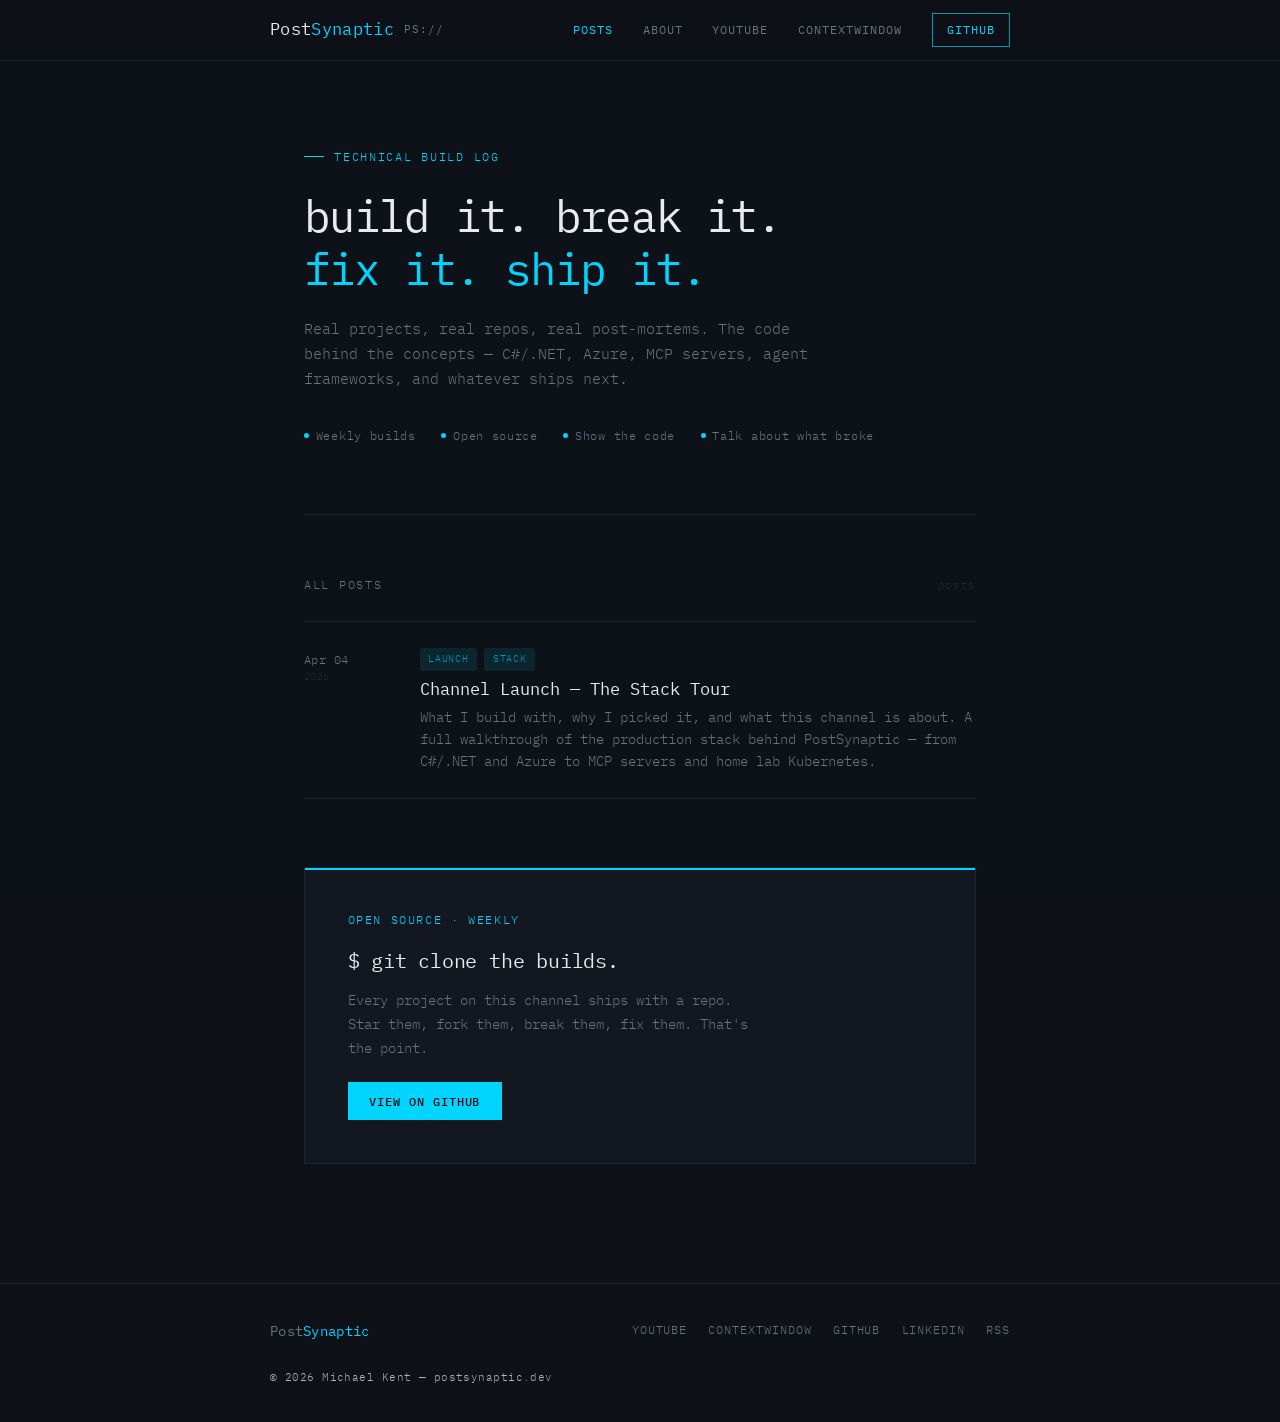
<file: index.html>
<!DOCTYPE html>
<html lang="en">
<head>
  <meta charset="UTF-8">
  <meta name="viewport" content="width=device-width, initial-scale=1.0">
  <title>PostSynaptic — build it. break it. fix it. ship it.</title>
  <meta name="description" content="Technical build log by Michael Kent. Real projects, real repos, real post-mortems. C#/.NET, Azure, MCP, agents, and whatever ships next.">
  <meta name="author" content="Michael Kent">

  <!-- Open Graph -->
  <meta property="og:title" content="PostSynaptic">
  <meta property="og:description" content="build it. break it. fix it. ship it.">
  <meta property="og:type" content="website">
  <meta property="og:url" content="https://postsynaptic.dev">

  <!-- Canonical -->
  <link rel="icon" type="image/x-icon" href="/favicon.ico">
  <link rel="icon" type="image/png" sizes="32x32" href="/favicon-32.png">
  <link rel="apple-touch-icon" sizes="180x180" href="/apple-touch-icon.png">
  <link rel="canonical" href="https://postsynaptic.dev">

  <!-- RSS -->
  <link rel="alternate" type="application/rss+xml" title="PostSynaptic" href="/feed.xml">

  <link rel="stylesheet" href="css/style.css">
</head>
<body>

  <!-- ── Header ─────────────────────────────────────────── -->
  <header class="site-header">
    <div class="site-header-inner">
      <a href="/" class="site-logo">
        Post<span class="accent">Synaptic</span>
        <span class="shortcode">PS://</span>
      </a>
      <nav class="site-nav">
        <a href="/" class="active">Posts</a>
        <a href="/about.html">About</a>
        <a href="https://youtube.com/@postsynaptic-dev" target="_blank" rel="noopener">YouTube</a>
        <a href="https://contextwindow.to" target="_blank" rel="noopener">ContextWindow</a>
        <a href="https://github.com/stereomck" target="_blank" rel="noopener" class="nav-cta">GitHub</a>
      </nav>
    </div>
  </header>

  <!-- ── Main ───────────────────────────────────────────── -->
  <main class="page-wrapper">

    <!-- Hero -->
    <section class="hero">
      <div class="hero-kicker">Technical build log</div>
      <h1 class="hero-title">
        build it. break it.<br>
        <em>fix it. ship it.</em>
      </h1>
      <p class="hero-sub">
        Real projects, real repos, real post-mortems. The code behind the concepts &mdash;
        C#/.NET, Azure, MCP servers, agent frameworks, and whatever ships next.
      </p>
      <div class="hero-meta">
        <span class="hero-meta-item"><span class="dot"></span> Weekly builds</span>
        <span class="hero-meta-item"><span class="dot"></span> Open source</span>
        <span class="hero-meta-item"><span class="dot"></span> Show the code</span>
        <span class="hero-meta-item"><span class="dot"></span> Talk about what broke</span>
      </div>
    </section>

    <!-- Post list -->
    <section>
      <div class="post-list-header">
        <span class="post-list-title">All posts</span>
        <span class="post-list-count"><!-- POST_COUNT --> posts</span>
      </div>

      <div class="post-list">

        <!-- ── POST ENTRIES — add newest at top ──────────────
             Copy a .post-item block for each new post.
             Update: href, date, year, tags, title, excerpt.
             ─────────────────────────────────────────────── -->

        <a class="post-item" href="posts/launch-stack-tour.html">
          <div class="post-item-date">
            Apr 04
            <span class="year">2026</span>
          </div>
          <div class="post-item-body">
            <div class="post-item-tags">
              <span class="post-tag">launch</span>
              <span class="post-tag">stack</span>
            </div>
            <div class="post-item-title">Channel Launch &mdash; The Stack Tour</div>
            <div class="post-item-excerpt">
              What I build with, why I picked it, and what this channel is about. A full walkthrough of the production stack behind PostSynaptic &mdash; from C#/.NET and Azure to MCP servers and home lab Kubernetes.
            </div>
          </div>
        </a>

        <!-- Add future posts above this comment -->

      </div>
    </section>

    <!-- GitHub strip -->
    <section class="newsletter-strip">
      <div class="newsletter-kicker">Open Source &middot; Weekly</div>
      <h2 class="newsletter-title">$ git clone the builds.</h2>
      <p class="newsletter-sub">
        Every project on this channel ships with a repo. Star them, fork them, break them, fix them. That's the point.
      </p>
      <form class="newsletter-form" action="https://github.com/stereomck" method="get" target="_blank">
        <button type="submit" style="width:auto;">View on GitHub</button>
      </form>
    </section>

  </main>

  <!-- ── Footer ─────────────────────────────────────────── -->
  <footer class="site-footer">
    <div class="site-footer-inner">
      <a href="/" class="footer-logo">Post<span>Synaptic</span></a>
      <div class="footer-links">
        <a href="https://youtube.com/@postsynaptic-dev" target="_blank" rel="noopener">YouTube</a>
        <a href="https://contextwindow.to" target="_blank" rel="noopener">ContextWindow</a>
        <a href="https://github.com/stereomck" target="_blank" rel="noopener">GitHub</a>
        <a href="https://linkedin.com/in/stereomck" target="_blank" rel="noopener">LinkedIn</a>
        <a href="/feed.xml">RSS</a>
      </div>
      <div class="footer-copy">
        &copy; 2026 Michael Kent &mdash; postsynaptic.dev
      </div>
    </div>
  </footer>

</body>
</html>
</file>
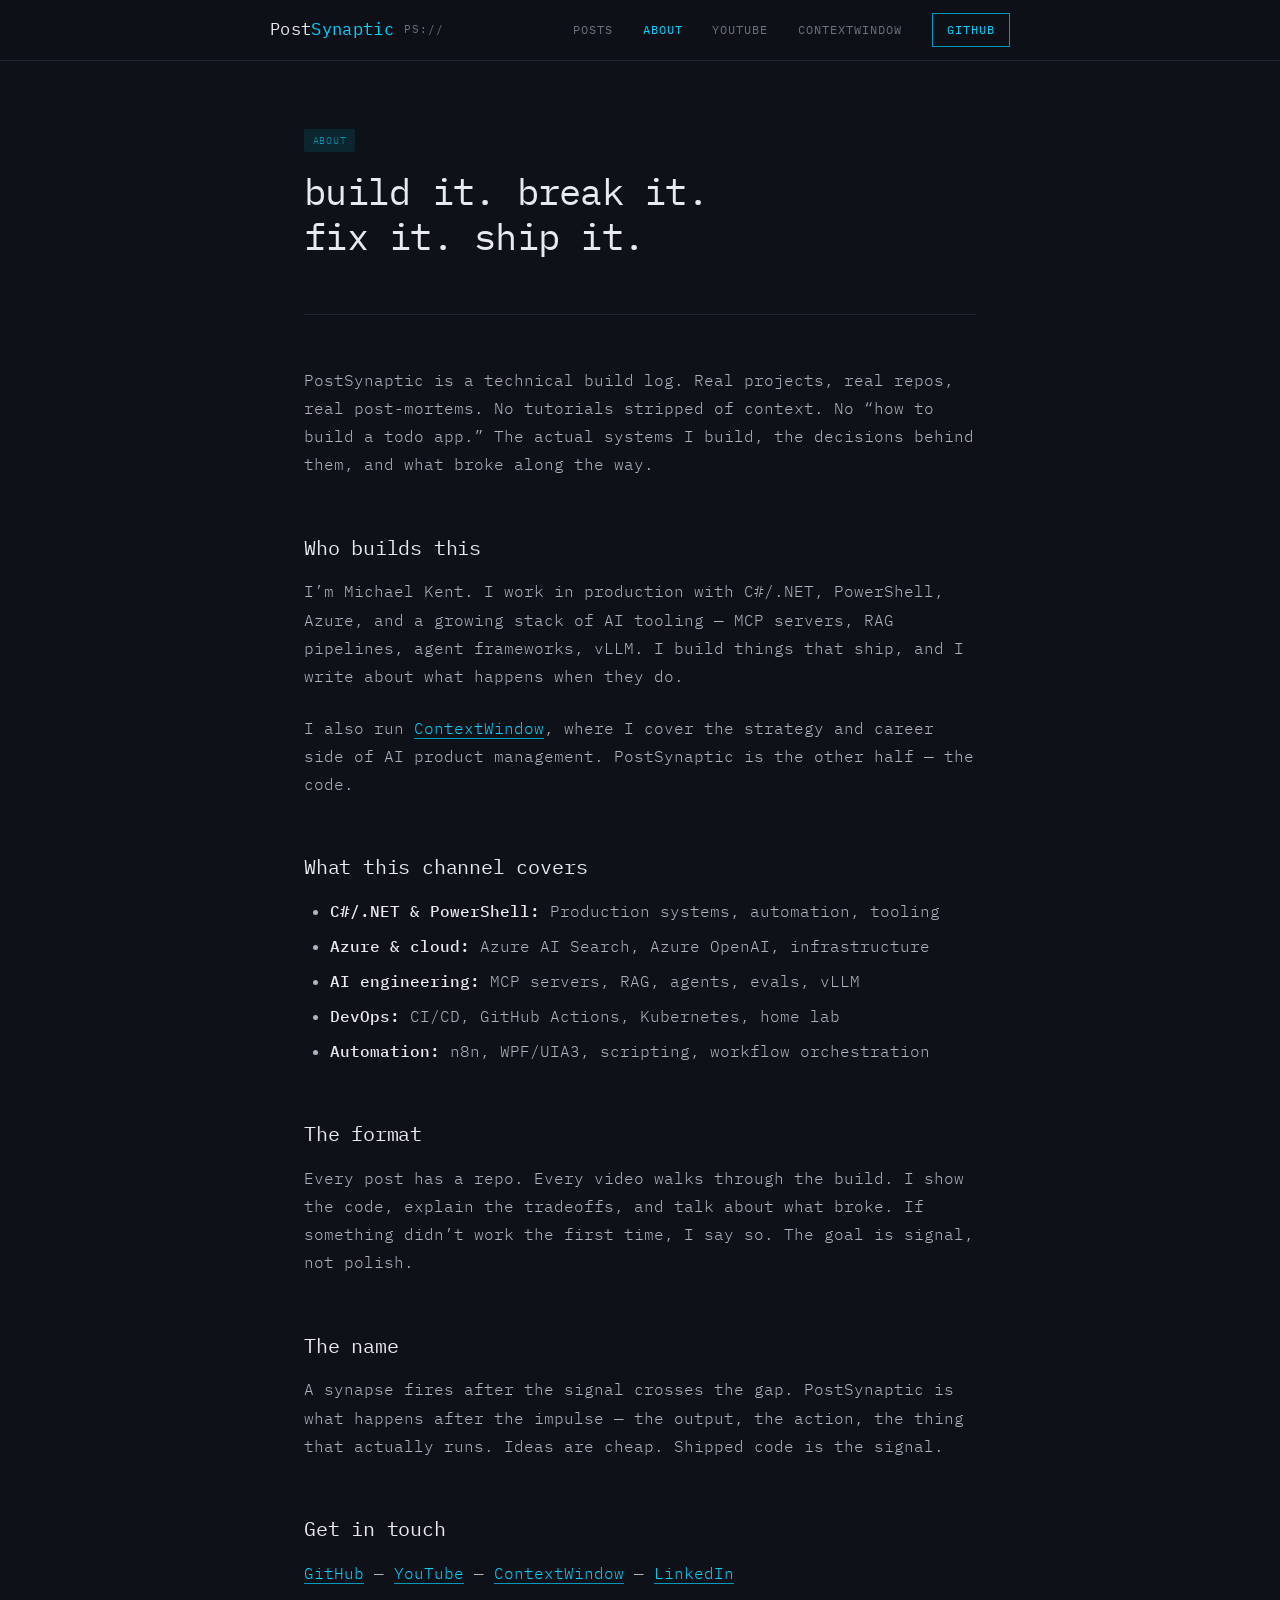
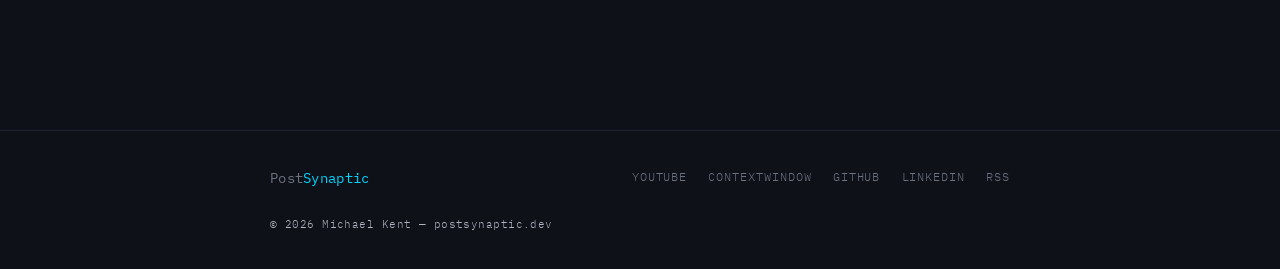
<file: about.html>
<!DOCTYPE html>
<html lang="en">
<head>
  <meta charset="UTF-8">
  <meta name="viewport" content="width=device-width, initial-scale=1.0">
  <title>About — PostSynaptic</title>
  <meta name="description" content="PostSynaptic is a technical build log by Michael Kent. Real projects, repos, and post-mortems.">
  <meta name="author" content="Michael Kent">
  <link rel="icon" type="image/x-icon" href="/favicon.ico">
  <link rel="icon" type="image/png" sizes="32x32" href="/favicon-32.png">
  <link rel="apple-touch-icon" sizes="180x180" href="/apple-touch-icon.png">
  <link rel="canonical" href="https://postsynaptic.dev/about.html">
  <link rel="alternate" type="application/rss+xml" title="PostSynaptic" href="/feed.xml">
  <link rel="stylesheet" href="css/style.css">
</head>
<body>

  <header class="site-header">
    <div class="site-header-inner">
      <a href="/" class="site-logo">
        Post<span class="accent">Synaptic</span>
        <span class="shortcode">PS://</span>
      </a>
      <nav class="site-nav">
        <a href="/">Posts</a>
        <a href="/about.html" class="active">About</a>
        <a href="https://youtube.com/@postsynaptic-dev" target="_blank" rel="noopener">YouTube</a>
        <a href="https://contextwindow.to" target="_blank" rel="noopener">ContextWindow</a>
        <a href="https://github.com/stereomck" target="_blank" rel="noopener" class="nav-cta">GitHub</a>
      </nav>
    </div>
  </header>

  <main class="page-wrapper">

    <header class="post-header">
      <div class="post-item-tags">
        <span class="post-tag">about</span>
      </div>
      <h1 class="post-title">build it. break it.<br>fix it. ship it.</h1>
    </header>

    <div class="post-body">

      <p>PostSynaptic is a technical build log. Real projects, real repos, real post-mortems. No tutorials stripped of context. No &ldquo;how to build a todo app.&rdquo; The actual systems I build, the decisions behind them, and what broke along the way.</p>

      <h2>Who builds this</h2>

      <p>I&rsquo;m Michael Kent. I work in production with C#/.NET, PowerShell, Azure, and a growing stack of AI tooling &mdash; MCP servers, RAG pipelines, agent frameworks, vLLM. I build things that ship, and I write about what happens when they do.</p>

      <p>I also run <a href="https://contextwindow.to" target="_blank" rel="noopener">ContextWindow</a>, where I cover the strategy and career side of AI product management. PostSynaptic is the other half &mdash; the code.</p>

      <h2>What this channel covers</h2>

      <ul>
        <li><strong>C#/.NET &amp; PowerShell:</strong> Production systems, automation, tooling</li>
        <li><strong>Azure &amp; cloud:</strong> Azure AI Search, Azure OpenAI, infrastructure</li>
        <li><strong>AI engineering:</strong> MCP servers, RAG, agents, evals, vLLM</li>
        <li><strong>DevOps:</strong> CI/CD, GitHub Actions, Kubernetes, home lab</li>
        <li><strong>Automation:</strong> n8n, WPF/UIA3, scripting, workflow orchestration</li>
      </ul>

      <h2>The format</h2>

      <p>Every post has a repo. Every video walks through the build. I show the code, explain the tradeoffs, and talk about what broke. If something didn&rsquo;t work the first time, I say so. The goal is signal, not polish.</p>

      <h2>The name</h2>

      <p>A synapse fires after the signal crosses the gap. PostSynaptic is what happens after the impulse &mdash; the output, the action, the thing that actually runs. Ideas are cheap. Shipped code is the signal.</p>

      <h2>Get in touch</h2>

      <p>
        <a href="https://github.com/stereomck" target="_blank" rel="noopener">GitHub</a> &mdash;
        <a href="https://youtube.com/@postsynaptic-dev" target="_blank" rel="noopener">YouTube</a> &mdash;
        <a href="https://contextwindow.to" target="_blank" rel="noopener">ContextWindow</a> &mdash;
        <a href="https://linkedin.com/in/stereomck" target="_blank" rel="noopener">LinkedIn</a>
      </p>

    </div>

  </main>

  <footer class="site-footer">
    <div class="site-footer-inner">
      <a href="/" class="footer-logo">Post<span>Synaptic</span></a>
      <div class="footer-links">
        <a href="https://youtube.com/@postsynaptic-dev" target="_blank" rel="noopener">YouTube</a>
        <a href="https://contextwindow.to" target="_blank" rel="noopener">ContextWindow</a>
        <a href="https://github.com/stereomck" target="_blank" rel="noopener">GitHub</a>
        <a href="https://linkedin.com/in/stereomck" target="_blank" rel="noopener">LinkedIn</a>
        <a href="/feed.xml">RSS</a>
      </div>
      <div class="footer-copy">&copy; 2026 Michael Kent &mdash; postsynaptic.dev</div>
    </div>
  </footer>

</body>
</html>
</file>
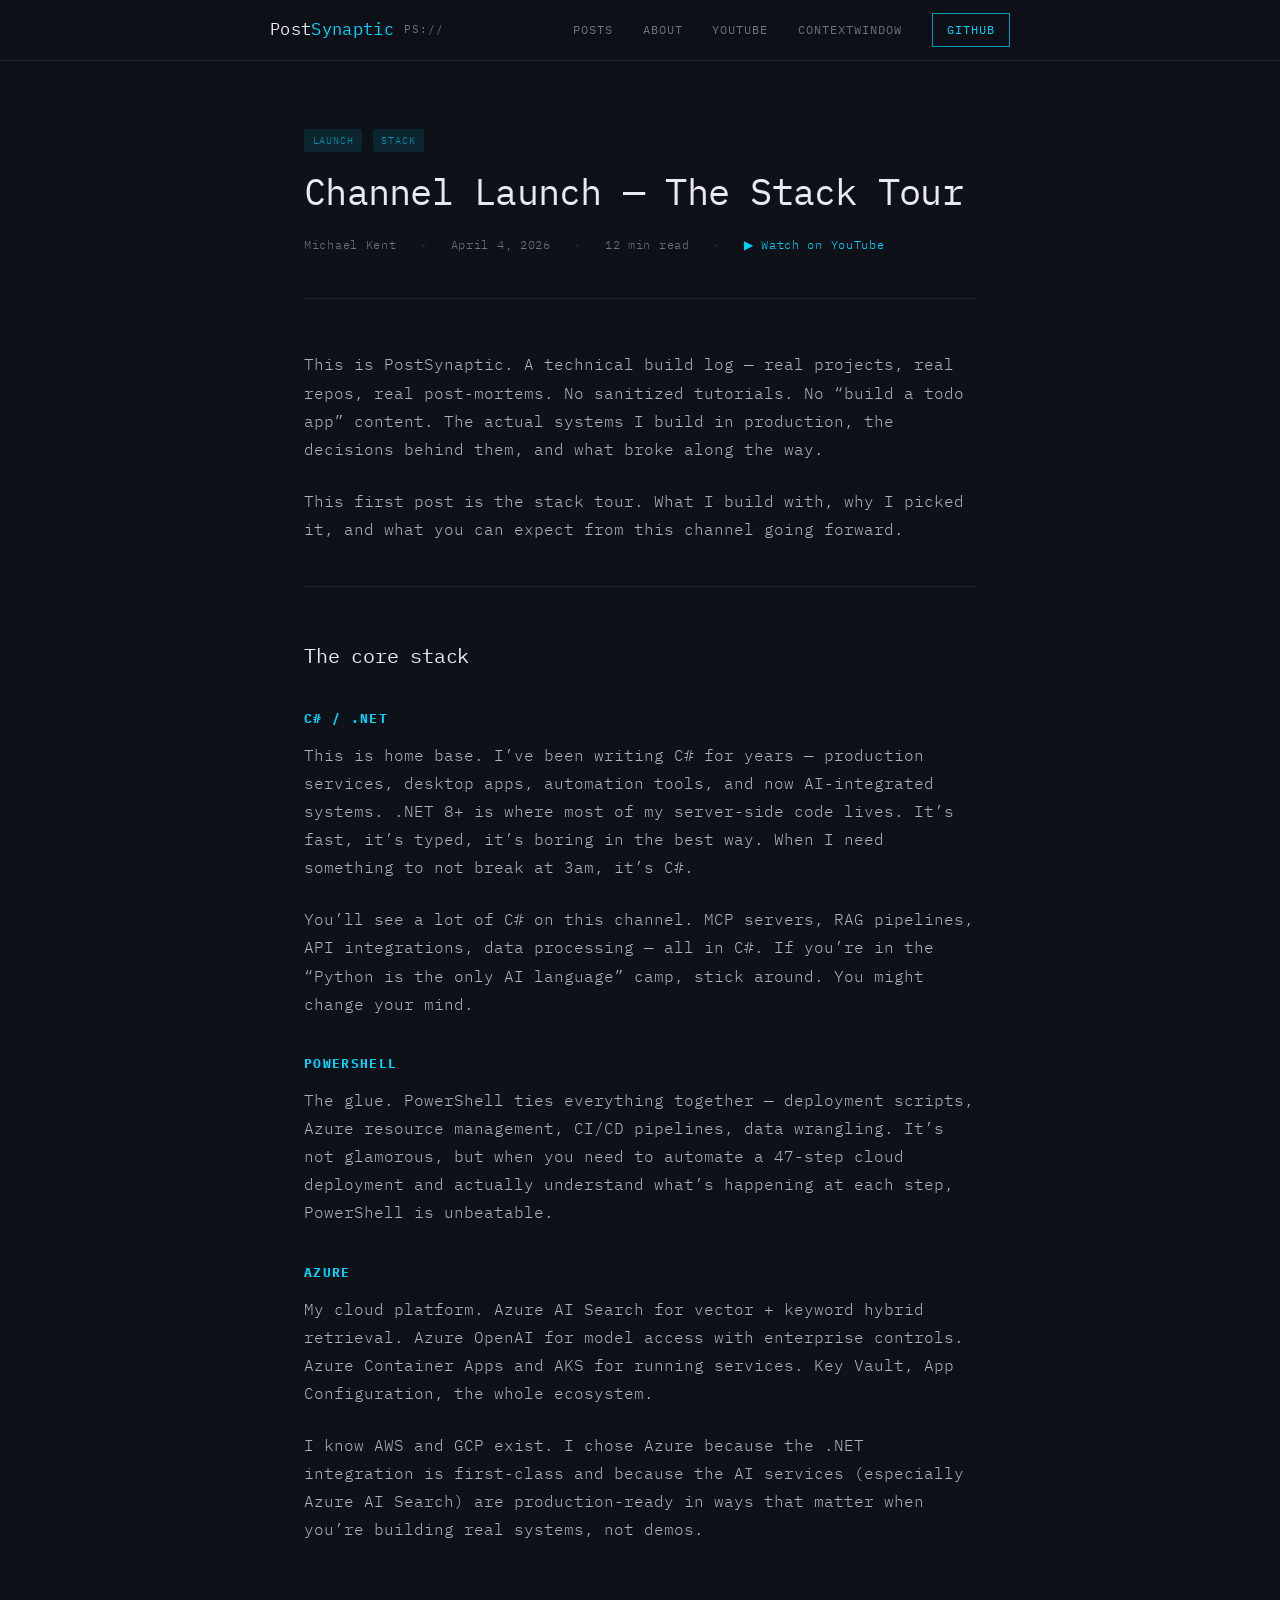
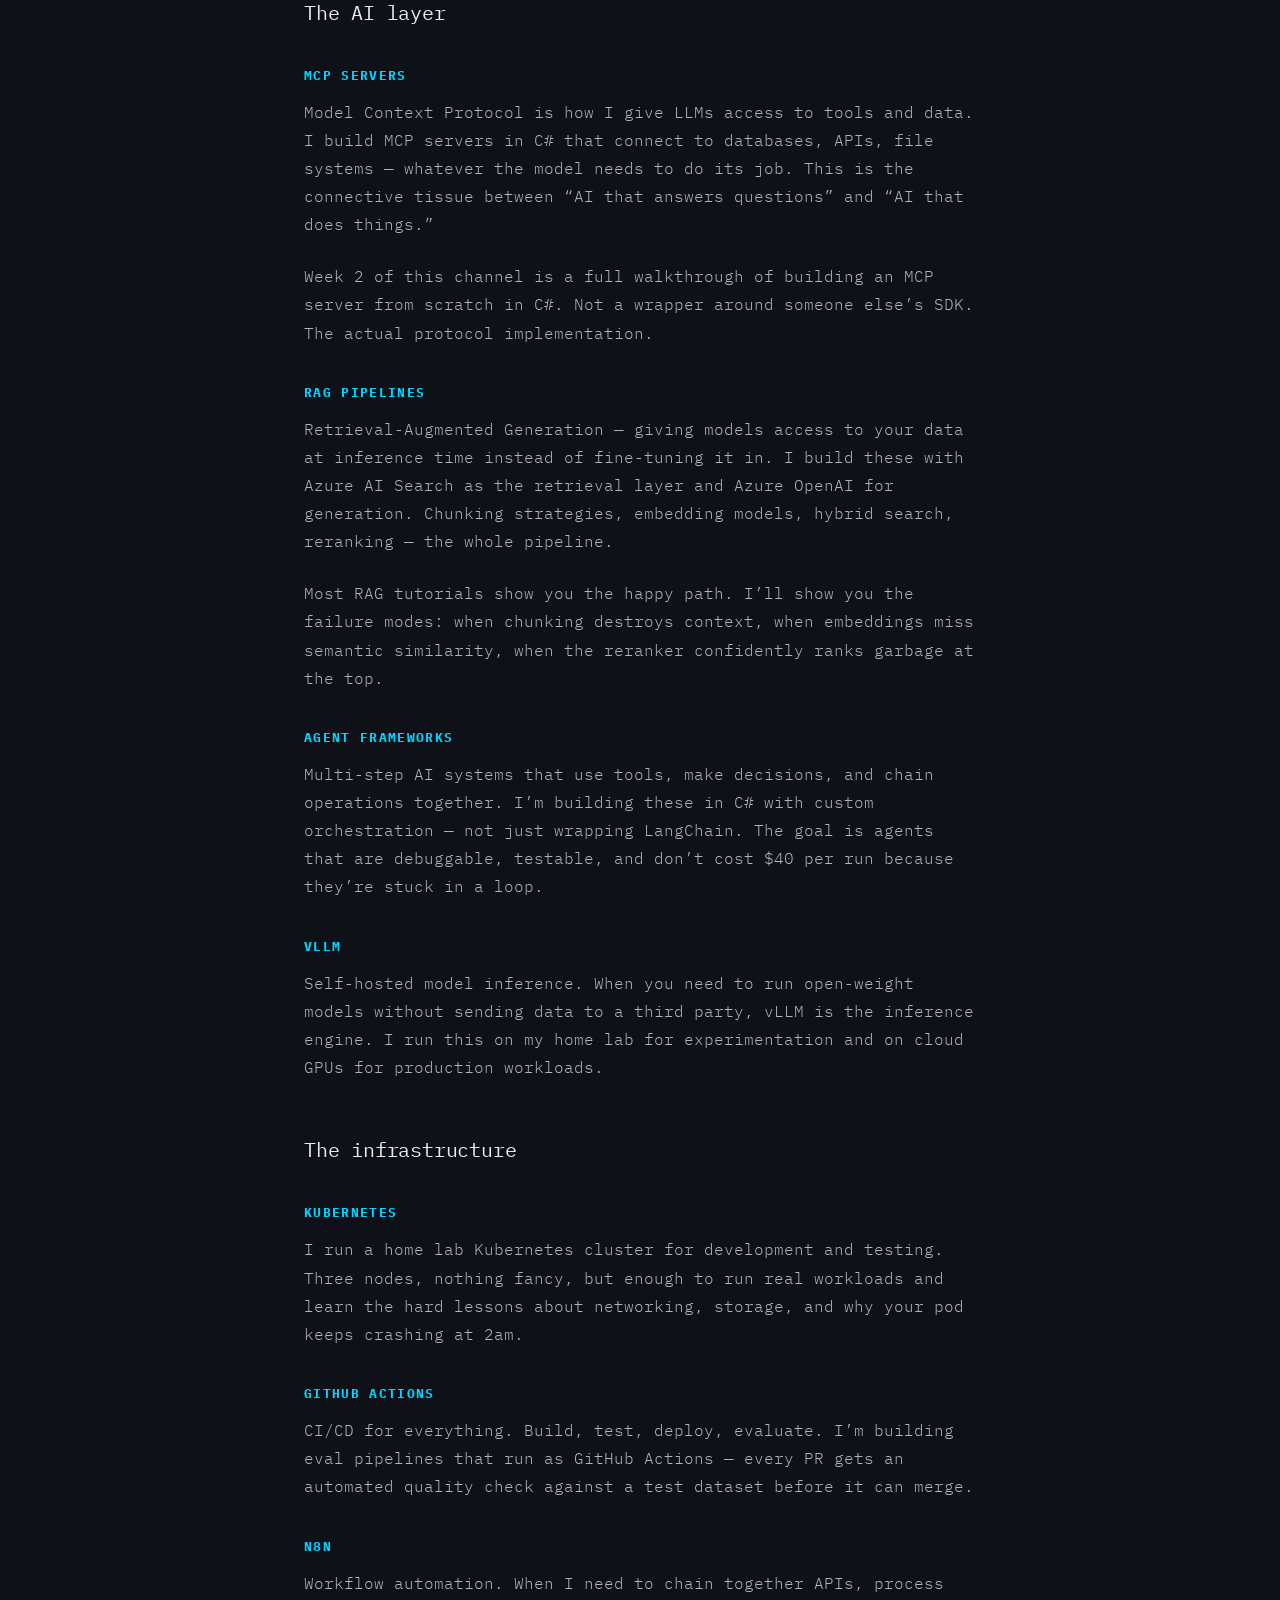
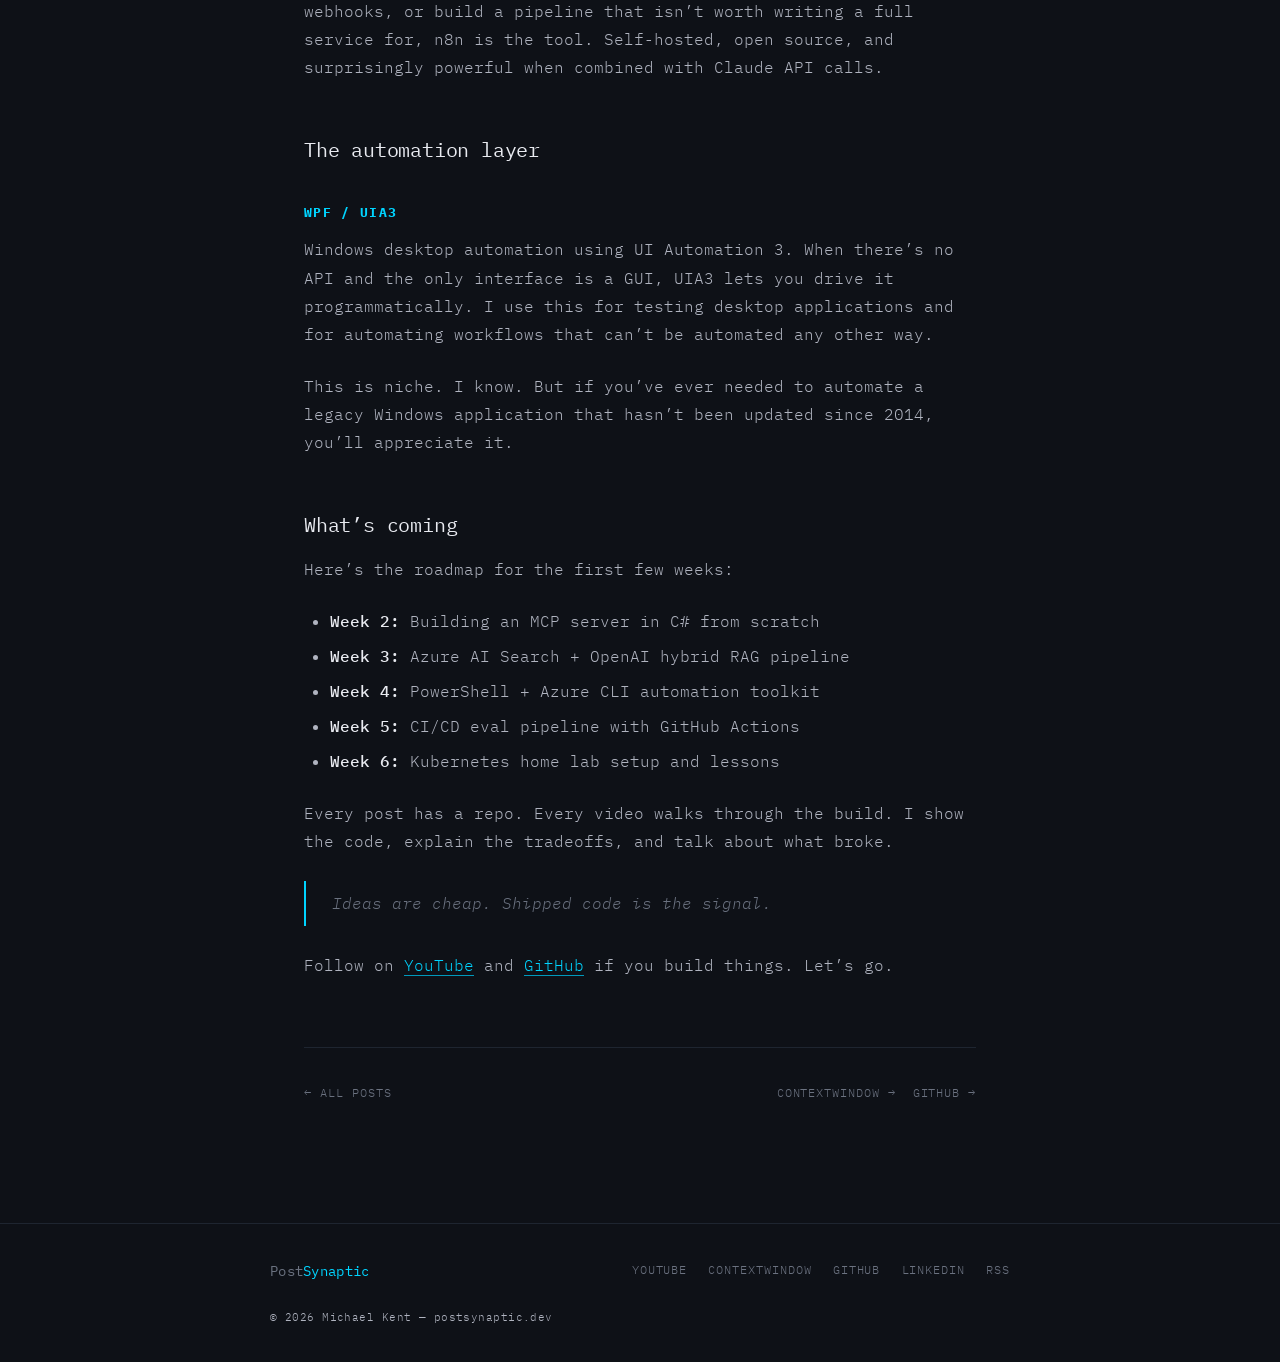
<file: posts/launch-stack-tour.html>
<!DOCTYPE html>
<html lang="en">
<head>
  <meta charset="UTF-8">
  <meta name="viewport" content="width=device-width, initial-scale=1.0">
  <title>Channel Launch — The Stack Tour — PostSynaptic</title>
  <meta name="description" content="What I build with, why I picked it, and what this channel is about. A full walkthrough of the production stack behind PostSynaptic.">
  <meta name="author" content="Michael Kent">

  <!-- Open Graph -->
  <meta property="og:title" content="Channel Launch — The Stack Tour">
  <meta property="og:description" content="What I build with, why I picked it, and what this channel is about.">
  <meta property="og:type" content="article">
  <meta property="og:url" content="https://postsynaptic.dev/posts/launch-stack-tour.html">
  <meta property="article:published_time" content="2026-04-04">

  <link rel="icon" type="image/x-icon" href="/favicon.ico">
  <link rel="icon" type="image/png" sizes="32x32" href="/favicon-32.png">
  <link rel="apple-touch-icon" sizes="180x180" href="/apple-touch-icon.png">
  <link rel="canonical" href="https://postsynaptic.dev/posts/launch-stack-tour.html">
  <link rel="alternate" type="application/rss+xml" title="PostSynaptic" href="/feed.xml">
  <link rel="stylesheet" href="../css/style.css">
</head>
<body>

  <!-- ── Header ─────────────────────────────────────────── -->
  <header class="site-header">
    <div class="site-header-inner">
      <a href="/" class="site-logo">
        Post<span class="accent">Synaptic</span>
        <span class="shortcode">PS://</span>
      </a>
      <nav class="site-nav">
        <a href="/">Posts</a>
        <a href="/about.html">About</a>
        <a href="https://youtube.com/@postsynaptic" target="_blank" rel="noopener">YouTube</a>
        <a href="https://contextwindow.to" target="_blank" rel="noopener">ContextWindow</a>
        <a href="https://github.com/stereomck" target="_blank" rel="noopener" class="nav-cta">GitHub</a>
      </nav>
    </div>
  </header>

  <!-- ── Article ────────────────────────────────────────── -->
  <main class="page-wrapper">
    <article>

      <header class="post-header">
        <div class="post-item-tags">
          <span class="post-tag">launch</span>
          <span class="post-tag">stack</span>
        </div>
        <h1 class="post-title">Channel Launch &mdash; The Stack Tour</h1>
        <div class="post-meta">
          <span class="post-meta-item">Michael Kent</span>
          <span class="post-meta-sep"></span>
          <span class="post-meta-item">April 4, 2026</span>
          <span class="post-meta-sep"></span>
          <span class="post-meta-item">12 min read</span>
          <span class="post-meta-sep"></span>
          <a class="post-meta-item" style="color:var(--signal);text-decoration:none;" href="https://youtube.com/watch?v=PLACEHOLDER" target="_blank" rel="noopener">&#9654; Watch on YouTube</a>
        </div>
      </header>

      <div class="post-body">

        <p>This is PostSynaptic. A technical build log &mdash; real projects, real repos, real post-mortems. No sanitized tutorials. No &ldquo;build a todo app&rdquo; content. The actual systems I build in production, the decisions behind them, and what broke along the way.</p>

        <p>This first post is the stack tour. What I build with, why I picked it, and what you can expect from this channel going forward.</p>

        <hr>

        <h2>The core stack</h2>

        <h3>C# / .NET</h3>

        <p>This is home base. I&rsquo;ve been writing C# for years &mdash; production services, desktop apps, automation tools, and now AI-integrated systems. .NET 8+ is where most of my server-side code lives. It&rsquo;s fast, it&rsquo;s typed, it&rsquo;s boring in the best way. When I need something to not break at 3am, it&rsquo;s C#.</p>

        <p>You&rsquo;ll see a lot of C# on this channel. MCP servers, RAG pipelines, API integrations, data processing &mdash; all in C#. If you&rsquo;re in the &ldquo;Python is the only AI language&rdquo; camp, stick around. You might change your mind.</p>

        <h3>PowerShell</h3>

        <p>The glue. PowerShell ties everything together &mdash; deployment scripts, Azure resource management, CI/CD pipelines, data wrangling. It&rsquo;s not glamorous, but when you need to automate a 47-step cloud deployment and actually understand what&rsquo;s happening at each step, PowerShell is unbeatable.</p>

        <h3>Azure</h3>

        <p>My cloud platform. Azure AI Search for vector + keyword hybrid retrieval. Azure OpenAI for model access with enterprise controls. Azure Container Apps and AKS for running services. Key Vault, App Configuration, the whole ecosystem.</p>

        <p>I know AWS and GCP exist. I chose Azure because the .NET integration is first-class and because the AI services (especially Azure AI Search) are production-ready in ways that matter when you&rsquo;re building real systems, not demos.</p>

        <h2>The AI layer</h2>

        <h3>MCP servers</h3>

        <p>Model Context Protocol is how I give LLMs access to tools and data. I build MCP servers in C# that connect to databases, APIs, file systems &mdash; whatever the model needs to do its job. This is the connective tissue between &ldquo;AI that answers questions&rdquo; and &ldquo;AI that does things.&rdquo;</p>

        <p>Week 2 of this channel is a full walkthrough of building an MCP server from scratch in C#. Not a wrapper around someone else&rsquo;s SDK. The actual protocol implementation.</p>

        <h3>RAG pipelines</h3>

        <p>Retrieval-Augmented Generation &mdash; giving models access to your data at inference time instead of fine-tuning it in. I build these with Azure AI Search as the retrieval layer and Azure OpenAI for generation. Chunking strategies, embedding models, hybrid search, reranking &mdash; the whole pipeline.</p>

        <p>Most RAG tutorials show you the happy path. I&rsquo;ll show you the failure modes: when chunking destroys context, when embeddings miss semantic similarity, when the reranker confidently ranks garbage at the top.</p>

        <h3>Agent frameworks</h3>

        <p>Multi-step AI systems that use tools, make decisions, and chain operations together. I&rsquo;m building these in C# with custom orchestration &mdash; not just wrapping LangChain. The goal is agents that are debuggable, testable, and don&rsquo;t cost $40 per run because they&rsquo;re stuck in a loop.</p>

        <h3>vLLM</h3>

        <p>Self-hosted model inference. When you need to run open-weight models without sending data to a third party, vLLM is the inference engine. I run this on my home lab for experimentation and on cloud GPUs for production workloads.</p>

        <h2>The infrastructure</h2>

        <h3>Kubernetes</h3>

        <p>I run a home lab Kubernetes cluster for development and testing. Three nodes, nothing fancy, but enough to run real workloads and learn the hard lessons about networking, storage, and why your pod keeps crashing at 2am.</p>

        <h3>GitHub Actions</h3>

        <p>CI/CD for everything. Build, test, deploy, evaluate. I&rsquo;m building eval pipelines that run as GitHub Actions &mdash; every PR gets an automated quality check against a test dataset before it can merge.</p>

        <h3>n8n</h3>

        <p>Workflow automation. When I need to chain together APIs, process webhooks, or build a pipeline that isn&rsquo;t worth writing a full service for, n8n is the tool. Self-hosted, open source, and surprisingly powerful when combined with Claude API calls.</p>

        <h2>The automation layer</h2>

        <h3>WPF / UIA3</h3>

        <p>Windows desktop automation using UI Automation 3. When there&rsquo;s no API and the only interface is a GUI, UIA3 lets you drive it programmatically. I use this for testing desktop applications and for automating workflows that can&rsquo;t be automated any other way.</p>

        <p>This is niche. I know. But if you&rsquo;ve ever needed to automate a legacy Windows application that hasn&rsquo;t been updated since 2014, you&rsquo;ll appreciate it.</p>

        <h2>What&rsquo;s coming</h2>

        <p>Here&rsquo;s the roadmap for the first few weeks:</p>

        <ul>
          <li><strong>Week 2:</strong> Building an MCP server in C# from scratch</li>
          <li><strong>Week 3:</strong> Azure AI Search + OpenAI hybrid RAG pipeline</li>
          <li><strong>Week 4:</strong> PowerShell + Azure CLI automation toolkit</li>
          <li><strong>Week 5:</strong> CI/CD eval pipeline with GitHub Actions</li>
          <li><strong>Week 6:</strong> Kubernetes home lab setup and lessons</li>
        </ul>

        <p>Every post has a repo. Every video walks through the build. I show the code, explain the tradeoffs, and talk about what broke.</p>

        <blockquote>
          Ideas are cheap. Shipped code is the signal.
        </blockquote>

        <p>Follow on <a href="https://youtube.com/@postsynaptic" target="_blank" rel="noopener">YouTube</a> and <a href="https://github.com/stereomck" target="_blank" rel="noopener">GitHub</a> if you build things. Let&rsquo;s go.</p>

      </div>

      <footer class="post-footer">
        <a href="/" class="post-back">&larr; All posts</a>
        <div class="post-channel-links">
          <a href="https://contextwindow.to" target="_blank" rel="noopener">ContextWindow &rarr;</a>
          <a href="https://github.com/stereomck" target="_blank" rel="noopener">GitHub &rarr;</a>
        </div>
      </footer>

    </article>
  </main>

  <!-- ── Footer ─────────────────────────────────────────── -->
  <footer class="site-footer">
    <div class="site-footer-inner">
      <a href="/" class="footer-logo">Post<span>Synaptic</span></a>
      <div class="footer-links">
        <a href="https://youtube.com/@postsynaptic" target="_blank" rel="noopener">YouTube</a>
        <a href="https://contextwindow.to" target="_blank" rel="noopener">ContextWindow</a>
        <a href="https://github.com/stereomck" target="_blank" rel="noopener">GitHub</a>
        <a href="https://linkedin.com/in/michael-kent" target="_blank" rel="noopener">LinkedIn</a>
        <a href="/feed.xml">RSS</a>
      </div>
      <div class="footer-copy">
        &copy; 2026 Michael Kent &mdash; postsynaptic.dev
      </div>
    </div>
  </footer>

</body>
</html>
</file>
<file: css/style.css>
/* ============================================================
   PostSynaptic — Brand CSS
   PS:// — postsynaptic.dev
   Author: Michael Kent
   ============================================================ */

@import url('https://fonts.googleapis.com/css2?family=IBM+Plex+Mono:ital,wght@0,300;0,400;0,500;0,600;1,300;1,400&display=swap');

/* ── Variables ─────────────────────────────────────────────── */
:root {
  --substrate:       #0E1117;
  --substrate-soft:  #131820;
  --substrate-border:#1E2530;
  --signal:          #00D4FF;
  --signal-dim:      #0099BB;
  --signal-glow:     rgba(0,212,255,0.10);
  --output:          #E8EAF0;
  --output-dim:      #B0B4C0;
  --noise:           #6B7280;
  --latent:          #C0E8F0;

  --font-mono:       'IBM Plex Mono', 'Courier New', monospace;

  --max-width:       740px;
  --col-gap:         2rem;
  --reading-gap:     1.75rem;
}

/* ── Reset ──────────────────────────────────────────────────── */
*, *::before, *::after { box-sizing: border-box; margin: 0; padding: 0; }
html { font-size: 17px; scroll-behavior: smooth; }

body {
  background: var(--substrate);
  color: var(--output);
  font-family: var(--font-mono);
  font-weight: 300;
  line-height: 1.75;
  min-height: 100vh;
  -webkit-font-smoothing: antialiased;
}

/* ── Scanline overlay ──────────────────────────────────────── */
body::before {
  content: '';
  position: fixed;
  inset: 0;
  background-image: repeating-linear-gradient(
    0deg,
    transparent,
    transparent 2px,
    rgba(0,212,255,0.015) 2px,
    rgba(0,212,255,0.015) 4px
  );
  pointer-events: none;
  z-index: 0;
  opacity: 0.5;
}

/* ── Site header ────────────────────────────────────────────── */
.site-header {
  position: sticky;
  top: 0;
  z-index: 100;
  background: rgba(14,17,23,0.92);
  backdrop-filter: blur(12px);
  -webkit-backdrop-filter: blur(12px);
  border-bottom: 1px solid var(--substrate-border);
  padding: 0 2rem;
}

.site-header-inner {
  max-width: var(--max-width);
  margin: 0 auto;
  display: flex;
  align-items: center;
  justify-content: space-between;
  height: 60px;
  gap: 2rem;
}

.site-logo {
  font-family: var(--font-mono);
  font-weight: 400;
  font-size: 1rem;
  color: var(--output);
  text-decoration: none;
  letter-spacing: 0.02em;
  display: flex;
  align-items: baseline;
  gap: 0;
}

.site-logo .accent { color: var(--signal); }

.site-logo .shortcode {
  font-family: var(--font-mono);
  font-size: 0.65rem;
  color: var(--noise);
  letter-spacing: 0.08em;
  margin-left: 0.6rem;
  align-self: center;
}

.site-nav {
  display: flex;
  align-items: center;
  gap: 1.75rem;
}

.site-nav a {
  font-size: 0.72rem;
  font-weight: 400;
  color: var(--noise);
  text-decoration: none;
  letter-spacing: 0.08em;
  text-transform: uppercase;
  transition: color 0.15s;
}

.site-nav a:hover { color: var(--output); }
.site-nav a.active { color: var(--signal); }

.nav-cta {
  font-family: var(--font-mono);
  font-size: 0.68rem !important;
  color: var(--signal) !important;
  border: 1px solid var(--signal-dim);
  padding: 0.35rem 0.85rem;
  letter-spacing: 0.08em !important;
  text-transform: uppercase !important;
  transition: background 0.15s, color 0.15s !important;
}

.nav-cta:hover {
  background: var(--signal-glow) !important;
  color: var(--signal) !important;
}

/* ── Page layout ────────────────────────────────────────────── */
.page-wrapper {
  position: relative;
  z-index: 1;
  max-width: var(--max-width);
  margin: 0 auto;
  padding: 0 2rem 5rem;
}

/* ── Hero ───────────────────────────────────────────────────── */
.hero {
  padding: 5rem 0 4rem;
  border-bottom: 1px solid var(--substrate-border);
  margin-bottom: 3.5rem;
}

.hero-kicker {
  font-family: var(--font-mono);
  font-size: 0.72rem;
  letter-spacing: 0.14em;
  text-transform: uppercase;
  color: var(--signal);
  margin-bottom: 1.25rem;
  display: flex;
  align-items: center;
  gap: 0.6rem;
}

.hero-kicker::before {
  content: '';
  display: inline-block;
  width: 20px;
  height: 1px;
  background: var(--signal);
}

.hero-title {
  font-family: var(--font-mono);
  font-weight: 400;
  font-size: clamp(1.8rem, 4.5vw, 2.6rem);
  line-height: 1.2;
  letter-spacing: -0.02em;
  color: var(--output);
  margin-bottom: 1.25rem;
}

.hero-title em {
  font-style: normal;
  color: var(--signal);
}

.hero-sub {
  font-size: 0.9rem;
  color: var(--noise);
  max-width: 520px;
  line-height: 1.65;
  margin-bottom: 2rem;
}

.hero-meta {
  display: flex;
  align-items: center;
  gap: 1.5rem;
  flex-wrap: wrap;
}

.hero-meta-item {
  font-family: var(--font-mono);
  font-size: 0.68rem;
  color: var(--noise);
  letter-spacing: 0.06em;
  display: flex;
  align-items: center;
  gap: 0.4rem;
}

.hero-meta-item .dot {
  width: 5px;
  height: 5px;
  background: var(--signal);
  border-radius: 50%;
  display: inline-block;
}

/* ── Post list ──────────────────────────────────────────────── */
.post-list-header {
  display: flex;
  align-items: baseline;
  justify-content: space-between;
  margin-bottom: 1.5rem;
}

.post-list-title {
  font-family: var(--font-mono);
  font-size: 0.72rem;
  letter-spacing: 0.14em;
  text-transform: uppercase;
  color: var(--noise);
}

.post-list-count {
  font-family: var(--font-mono);
  font-size: 0.65rem;
  color: var(--substrate-border);
  letter-spacing: 0.06em;
}

.post-list {
  display: flex;
  flex-direction: column;
  gap: 0;
}

.post-item {
  display: grid;
  grid-template-columns: 90px 1fr;
  gap: 1.5rem;
  padding: 1.5rem 0;
  border-bottom: 1px solid var(--substrate-border);
  text-decoration: none;
  color: inherit;
  transition: background 0.15s;
  align-items: start;
}

.post-item:first-child { border-top: 1px solid var(--substrate-border); }
.post-item:hover .post-item-title { color: var(--signal); }

.post-item-date {
  font-family: var(--font-mono);
  font-size: 0.68rem;
  color: var(--noise);
  letter-spacing: 0.04em;
  padding-top: 0.25rem;
  line-height: 1.4;
}

.post-item-date .year {
  display: block;
  color: var(--substrate-border);
  font-size: 0.6rem;
  margin-top: 2px;
}

.post-item-body {}

.post-item-tags {
  display: flex;
  gap: 0.4rem;
  margin-bottom: 0.4rem;
  flex-wrap: wrap;
}

.post-tag {
  font-family: var(--font-mono);
  font-size: 0.6rem;
  letter-spacing: 0.08em;
  text-transform: uppercase;
  color: var(--signal-dim);
  background: var(--signal-glow);
  padding: 0.15rem 0.5rem;
  border-radius: 2px;
}

.post-item-title {
  font-family: var(--font-mono);
  font-weight: 400;
  font-size: 1rem;
  line-height: 1.3;
  color: var(--output);
  letter-spacing: 0;
  margin-bottom: 0.35rem;
  transition: color 0.15s;
}

.post-item-excerpt {
  font-size: 0.82rem;
  color: var(--noise);
  line-height: 1.6;
}

/* ── Newsletter strip ───────────────────────────────────────── */
.newsletter-strip {
  margin: 4rem 0 0;
  padding: 2.5rem;
  border: 1px solid var(--substrate-border);
  background: var(--substrate-soft);
  position: relative;
  overflow: hidden;
}

.newsletter-strip::before {
  content: '';
  position: absolute;
  top: 0; left: 0; right: 0;
  height: 2px;
  background: var(--signal);
}

.newsletter-kicker {
  font-family: var(--font-mono);
  font-size: 0.68rem;
  letter-spacing: 0.14em;
  text-transform: uppercase;
  color: var(--signal);
  margin-bottom: 0.75rem;
}

.newsletter-title {
  font-family: var(--font-mono);
  font-weight: 400;
  font-size: 1.2rem;
  letter-spacing: -0.01em;
  color: var(--output);
  margin-bottom: 0.5rem;
}

.newsletter-sub {
  font-size: 0.82rem;
  color: var(--noise);
  margin-bottom: 1.25rem;
  max-width: 420px;
}

.newsletter-form {
  display: flex;
  gap: 0.75rem;
  flex-wrap: wrap;
}

.newsletter-form input {
  flex: 1;
  min-width: 220px;
  background: var(--substrate);
  border: 1px solid var(--substrate-border);
  color: var(--output);
  padding: 0.65rem 1rem;
  font-family: var(--font-mono);
  font-size: 0.8rem;
  outline: none;
  transition: border-color 0.15s;
}

.newsletter-form input::placeholder { color: var(--noise); opacity: 0.5; }
.newsletter-form input:focus { border-color: var(--signal-dim); }

.newsletter-form button {
  background: var(--signal);
  color: var(--substrate);
  border: none;
  padding: 0.65rem 1.25rem;
  font-family: var(--font-mono);
  font-size: 0.72rem;
  font-weight: 500;
  letter-spacing: 0.08em;
  text-transform: uppercase;
  cursor: pointer;
  transition: background 0.15s;
}

.newsletter-form button:hover { background: #33dfff; }

/* ── Site footer ────────────────────────────────────────────── */
.site-footer {
  position: relative;
  z-index: 1;
  border-top: 1px solid var(--substrate-border);
  padding: 2rem;
  margin-top: 2rem;
}

.site-footer-inner {
  max-width: var(--max-width);
  margin: 0 auto;
  display: flex;
  align-items: center;
  justify-content: space-between;
  flex-wrap: wrap;
  gap: 1rem;
}

.footer-logo {
  font-family: var(--font-mono);
  font-weight: 400;
  font-size: 0.85rem;
  color: var(--noise);
  text-decoration: none;
  letter-spacing: 0.02em;
}

.footer-logo span { color: var(--signal); }

.footer-links {
  display: flex;
  gap: 1.25rem;
}

.footer-links a {
  font-family: var(--font-mono);
  font-size: 0.68rem;
  letter-spacing: 0.08em;
  text-transform: uppercase;
  color: var(--noise);
  text-decoration: none;
  transition: color 0.15s;
}

.footer-links a:hover { color: var(--signal); }

.footer-copy {
  font-family: var(--font-mono);
  font-size: 0.65rem;
  color: var(--output-dim);
  letter-spacing: 0.04em;
  width: 100%;
  margin-top: 0.5rem;
}

/* ── Post page ──────────────────────────────────────────────── */
.post-header {
  padding: 4rem 0 2.5rem;
  border-bottom: 1px solid var(--substrate-border);
  margin-bottom: 3rem;
}

.post-header .post-tag { margin-right: 0.25rem; }

.post-title {
  font-family: var(--font-mono);
  font-weight: 400;
  font-size: clamp(1.5rem, 3.5vw, 2.2rem);
  line-height: 1.2;
  letter-spacing: -0.02em;
  color: var(--output);
  margin: 1rem 0 0.75rem;
}

.post-meta {
  display: flex;
  align-items: center;
  gap: 1.5rem;
  flex-wrap: wrap;
  margin-top: 1.25rem;
}

.post-meta-item {
  font-family: var(--font-mono);
  font-size: 0.7rem;
  color: var(--noise);
  letter-spacing: 0.06em;
}

.post-meta-sep {
  width: 3px;
  height: 3px;
  background: var(--substrate-border);
  border-radius: 50%;
  display: inline-block;
}

/* ── Post body ──────────────────────────────────────────────── */
.post-body {
  font-size: 0.92rem;
  line-height: 1.8;
  color: var(--output-dim);
}

.post-body h2 {
  font-family: var(--font-mono);
  font-weight: 400;
  font-size: 1.15rem;
  letter-spacing: -0.01em;
  color: var(--output);
  margin: 2.5rem 0 0.75rem;
  padding-top: 0.5rem;
}

.post-body h3 {
  font-family: var(--font-mono);
  font-size: 0.78rem;
  letter-spacing: 0.1em;
  text-transform: uppercase;
  color: var(--signal);
  margin: 2rem 0 0.6rem;
}

.post-body p { margin-bottom: 1.4rem; }

.post-body strong {
  font-weight: 500;
  color: var(--output);
}

.post-body em { font-style: italic; color: var(--output); }

.post-body a {
  color: var(--signal);
  text-decoration: none;
  border-bottom: 1px solid var(--signal-dim);
  transition: border-color 0.15s;
}

.post-body a:hover { border-color: var(--signal); }

.post-body code {
  font-family: var(--font-mono);
  font-size: 0.85em;
  color: var(--signal);
  background: var(--signal-glow);
  padding: 0.1em 0.4em;
  border-radius: 2px;
}

.post-body pre {
  background: var(--substrate-soft);
  border: 1px solid var(--substrate-border);
  padding: 1.25rem 1.5rem;
  margin: 1.5rem 0;
  overflow-x: auto;
  font-family: var(--font-mono);
  font-size: 0.82rem;
  line-height: 1.7;
  color: var(--output-dim);
}

.post-body pre code {
  background: none;
  padding: 0;
  color: inherit;
}

.post-body blockquote {
  border-left: 2px solid var(--signal);
  padding: 0.5rem 0 0.5rem 1.5rem;
  margin: 1.5rem 0;
  color: var(--noise);
  font-style: italic;
}

.post-body ul, .post-body ol {
  padding-left: 1.5rem;
  margin-bottom: 1.4rem;
}

.post-body li { margin-bottom: 0.4rem; }

.post-body hr {
  border: none;
  border-top: 1px solid var(--substrate-border);
  margin: 2.5rem 0;
}

/* ── Post footer ────────────────────────────────────────────── */
.post-footer {
  margin-top: 4rem;
  padding-top: 2rem;
  border-top: 1px solid var(--substrate-border);
  display: flex;
  align-items: center;
  justify-content: space-between;
  flex-wrap: wrap;
  gap: 1rem;
}

.post-back {
  font-family: var(--font-mono);
  font-size: 0.72rem;
  letter-spacing: 0.08em;
  text-transform: uppercase;
  color: var(--noise);
  text-decoration: none;
  transition: color 0.15s;
}

.post-back:hover { color: var(--signal); }

.post-channel-links {
  display: flex;
  gap: 1rem;
}

.post-channel-links a {
  font-family: var(--font-mono);
  font-size: 0.68rem;
  letter-spacing: 0.08em;
  text-transform: uppercase;
  color: var(--noise);
  text-decoration: none;
  transition: color 0.15s;
}

.post-channel-links a:hover { color: var(--signal); }

/* ── Utilities ──────────────────────────────────────────────── */
.sr-only {
  position: absolute;
  width: 1px;
  height: 1px;
  overflow: hidden;
  clip: rect(0,0,0,0);
  white-space: nowrap;
}

/* ── Animations ─────────────────────────────────────────────── */
@keyframes fade-up {
  from { opacity: 0; transform: translateY(16px); }
  to   { opacity: 1; transform: translateY(0); }
}

.hero             { animation: fade-up 0.5s ease both; }
.post-list        { animation: fade-up 0.5s 0.1s ease both; }
.newsletter-strip { animation: fade-up 0.5s 0.2s ease both; }

/* ── Responsive ─────────────────────────────────────────────── */
@media (max-width: 600px) {
  .site-nav { display: none; }
  .post-item { grid-template-columns: 1fr; gap: 0.25rem; }
  .post-item-date { font-size: 0.65rem; }
  .newsletter-form { flex-direction: column; }
  .newsletter-form input, .newsletter-form button { width: 100%; }
  .site-footer-inner { flex-direction: column; align-items: flex-start; }
}
</file>
